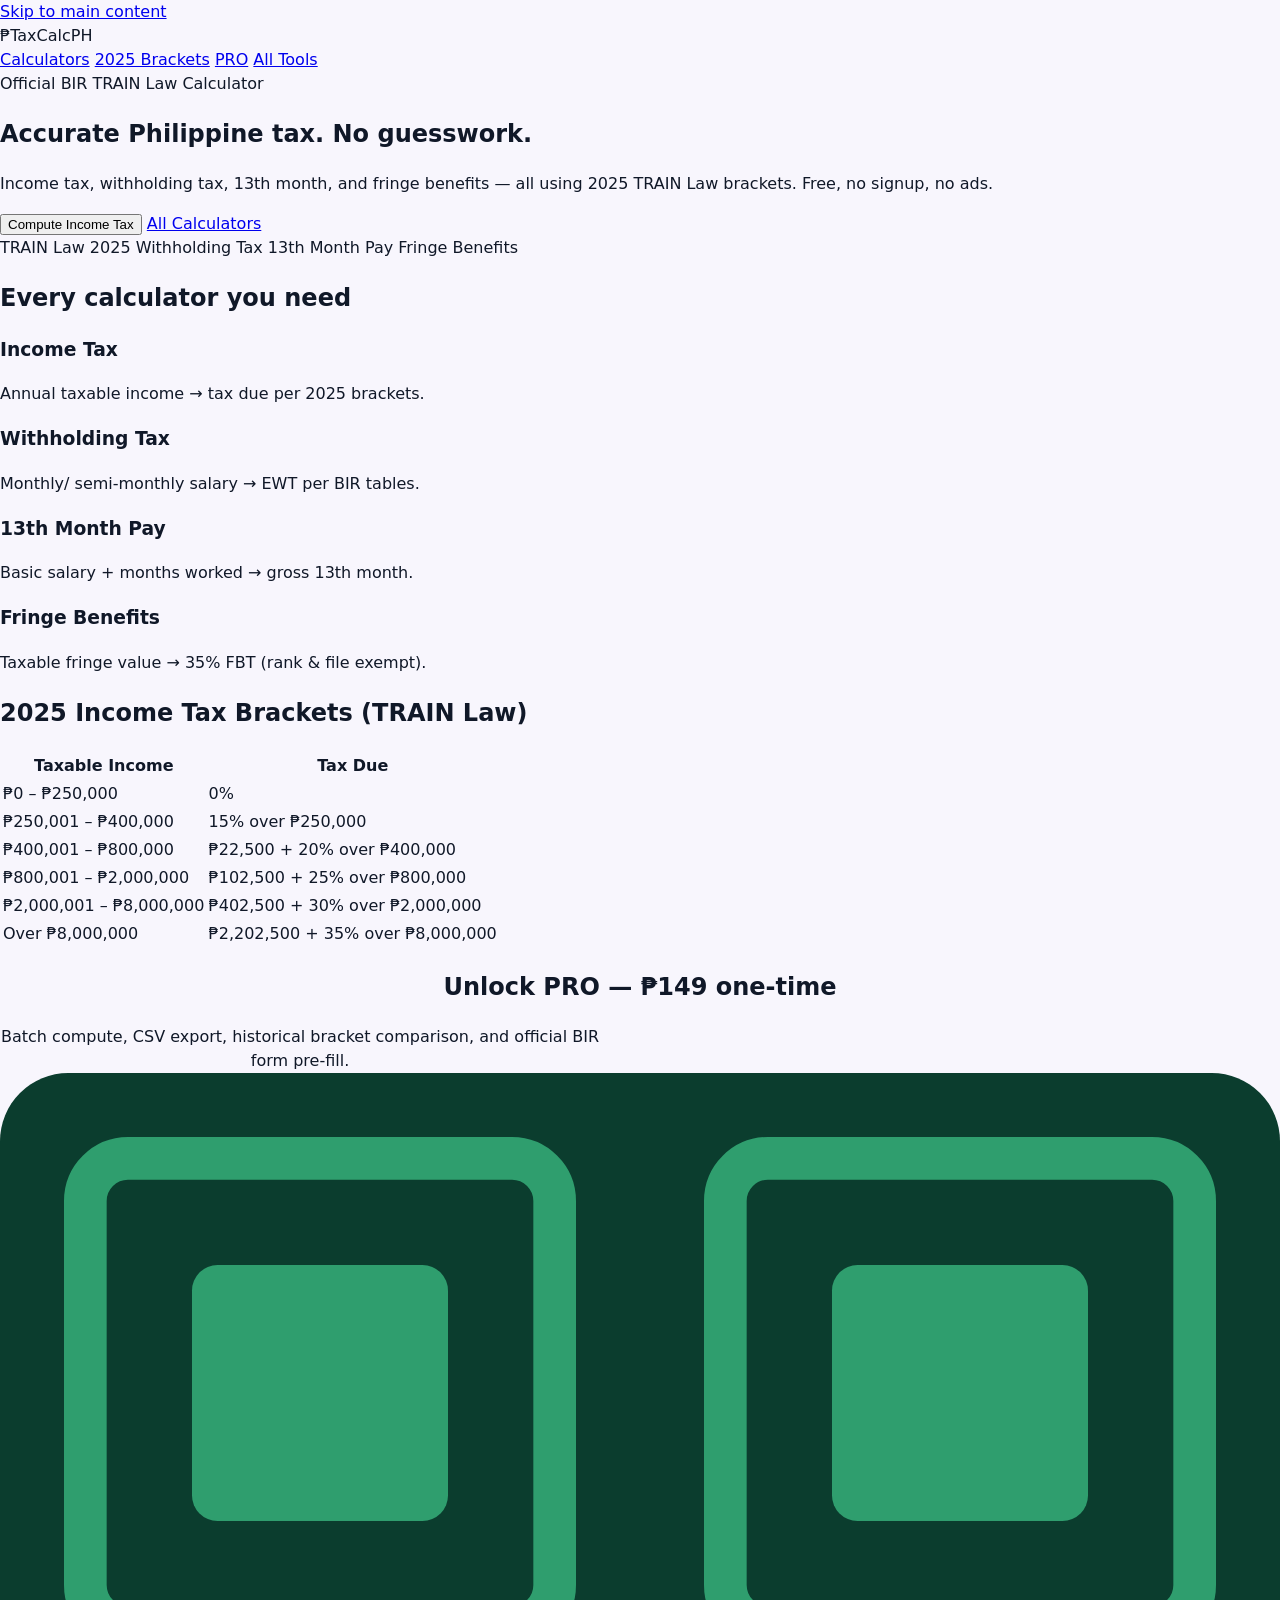
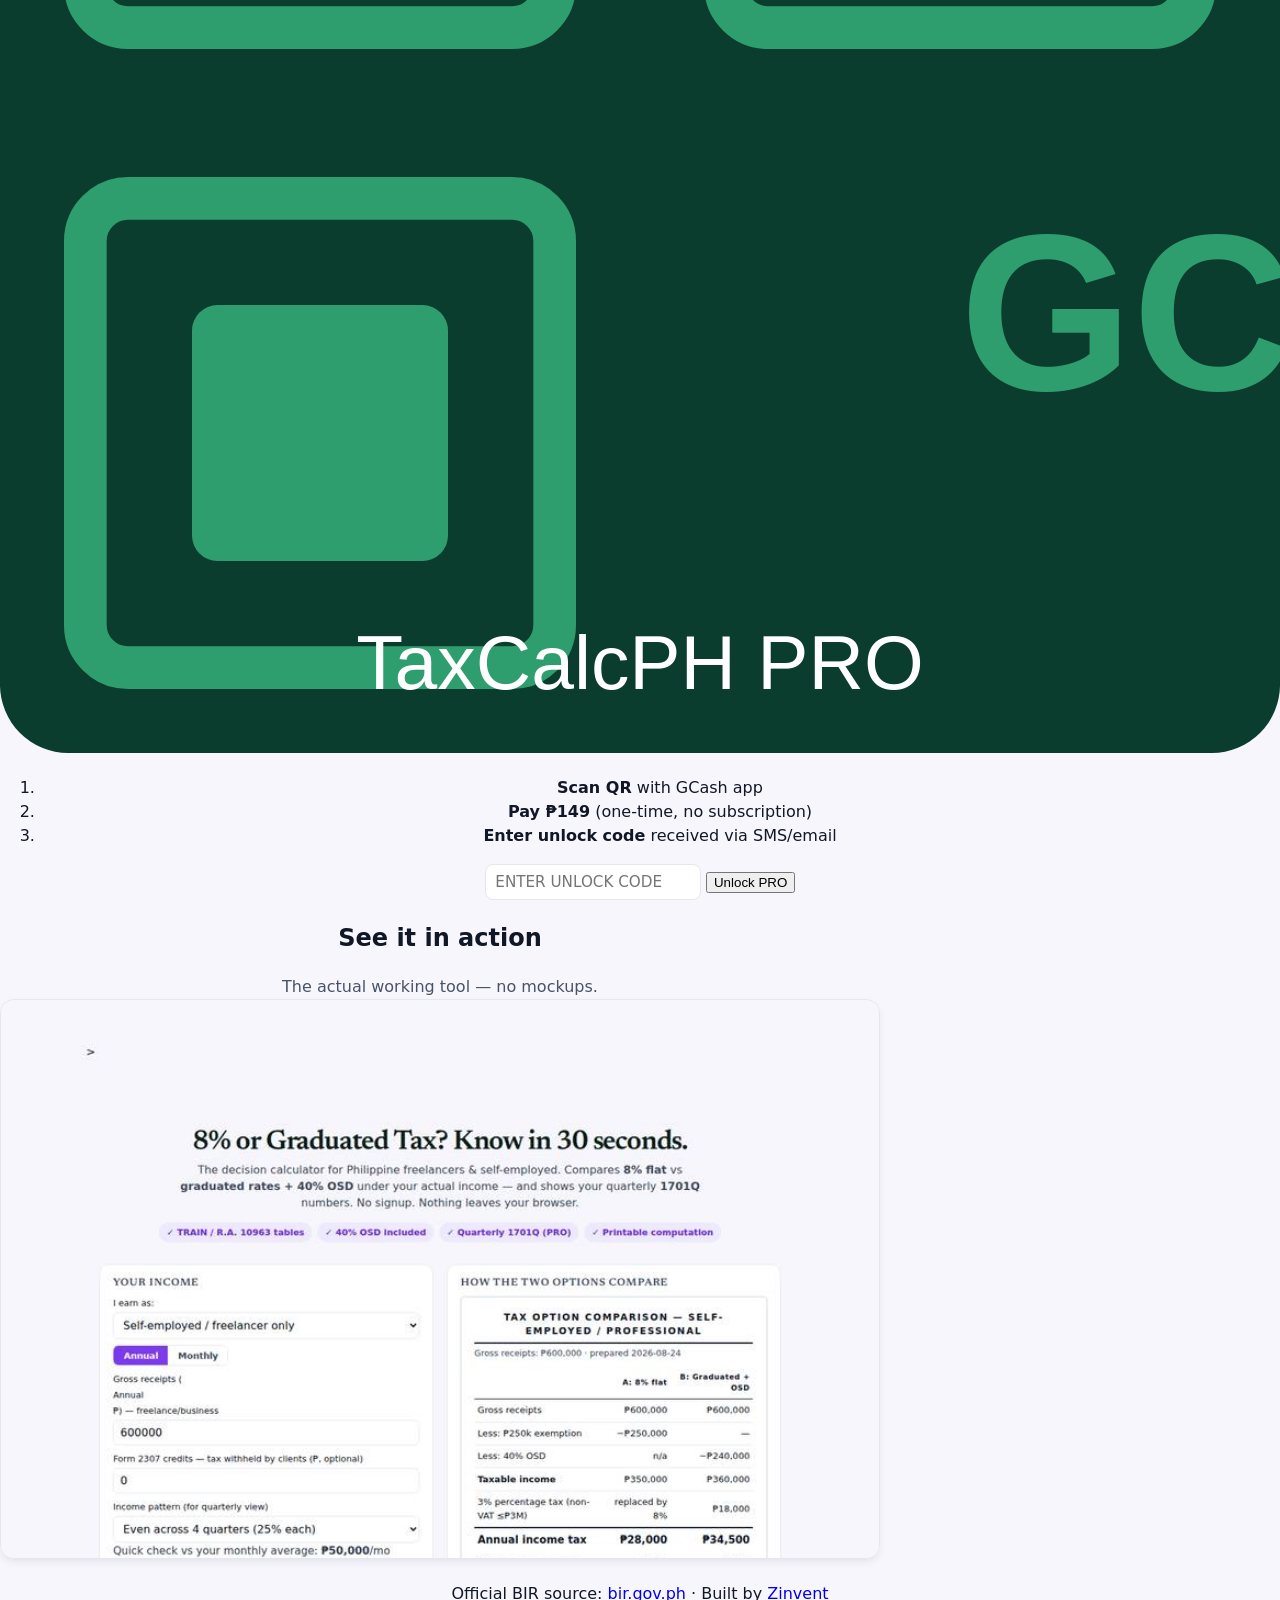
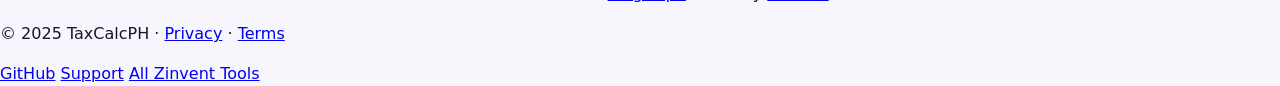
<file: index.html>
<!DOCTYPE html>
<html data-theme="taxcalcph" lang="en">
<head>
  <meta charset="UTF-8">
  <meta name="viewport" content="width=device-width, initial-scale=1.0">
  <title>TaxCalcPH — Philippine Tax Calculator (BIR TRAIN Law Compliant)</title>
  <meta name="description" content="Accurate Philippine income tax, withholding tax, and 13th month pay calculator. Updated for 2025 TRAIN Law brackets. Free, no signup.">
  <link rel="canonical" href="https://makavelimachiavelli.github.io/taxcalcph/">
  <link rel="icon" href="data:image/svg+xml,%3Csvg xmlns='http://www.w3.org/2000/svg' viewBox='0 0 64 64'%3E%3Crect width='64' height='64' rx='12' fill='%231d2a3a'/%3E%3Ctext x='32' y='44' font-size='32' text-anchor='middle' fill='%23e8b43c' font-family='Georgia' font-weight='bold'%3E₱%3C/text%3E%3C/svg%3E">
  <!-- Fonts -->
  <link rel="preconnect" href="https://fonts.googleapis.com">
  <link rel="preconnect" href="https://fonts.gstatic.com" crossorigin>
  <link href="https://fonts.googleapis.com/css2?family=Newsreader:wght@400;500;600;700&family=Inter:wght@400;500;600&display=swap" rel="stylesheet">
  <!-- Zinvent Design System -->
  <link rel="stylesheet" href="https://makavelimachiavelli.github.io/zinvent-design-system/tokens.css?v=7">
  <link rel="stylesheet" href="https://makavelimachiavelli.github.io/zinvent-design-system/components/base.css?v=7">
  <!-- Zinvent Analytics (privacy-first, no cookies) -->
  <script src="https://makavelimachiavelli.github.io/zinvent-design-system/components/analytics.js?v=7"></script>
  <!-- Zinvent Payments (GCash + LemonSqueezy, affiliate, email capture) -->
  <script src="https://makavelimachiavelli.github.io/zinvent-design-system/components/payments.js?v=7"></script>
  <!-- Product Styles -->
  <link rel="stylesheet" href="style.css">
  <script type="application/ld+json">
  {"@context":"https://schema.org","@type":"WebApplication","name":"TaxCalcPH","applicationCategory":"FinanceApplication","operatingSystem":"Web","offers":{"@type":"Offer","price":"0","priceCurrency":"PHP"},"description":"Philippine tax calculator updated for 2025 TRAIN Law."}
  </script>
  <meta property="og:type" content="website">
  <meta property="og:url" content="https://makavelimachiavelli.github.io/taxcalcph/">
  <meta property="og:title" content="TaxCalcPH — Know your PH income tax instantly">
  <meta property="og:description" content="Know your PH income tax instantly. Free, no signup.">
  <meta property="og:image" content="https://makavelimachiavelli.github.io/taxcalcph/og-image.png">
  <meta name="twitter:card" content="summary_large_image">
  <meta name="twitter:title" content="TaxCalcPH — Know your PH income tax instantly">
  <meta name="twitter:description" content="Know your PH income tax instantly. Free, no signup.">
  <meta name="twitter:image" content="https://makavelimachiavelli.github.io/taxcalcph/og-image.png">
  <link rel="canonical" href="https://makavelimachiavelli.github.io/taxcalcph/">
  <link rel="manifest" href="manifest.json">
  <meta name="theme-color" content="#0b3d2e">
</head>
<body>
  <a href="#main" class="skip-link">Skip to main content</a>
  <header class="z-header" role="banner">
    <div class="z-header-inner">
      <div class="z-brand"><span class="z-brand-mark">₱</span><span class="z-brand-name">TaxCalcPH</span></div>
      <nav class="z-nav" role="navigation" aria-label="Main navigation">
        <a href="#calculators">Calculators</a>
        <a href="#brackets">2025 Brackets</a>
        <a href="#pro">PRO</a>
        <a href="https://makavelimachiavelli.github.io/zinvent-hub/" class="z-btn z-btn-ghost z-btn-sm">All Tools</a>
      </nav>
    </div>
  </header>
  <main id="main" role="main">
    <section class="z-hero z-reveal">
      <span class="z-hero-eyebrow">Official BIR TRAIN Law Calculator</span>
      <h1>Accurate Philippine tax. No guesswork.</h1>
      <p>Income tax, withholding tax, 13th month, and fringe benefits — all using 2025 TRAIN Law brackets. Free, no signup, no ads.</p>
      <div class="z-hero-cta">
        <button class="z-btn z-btn-primary z-btn-lg" data-action="calc-income">Compute Income Tax</button>
        <a href="#calculators" class="z-btn z-btn-ghost z-btn-lg">All Calculators</a>
      </div>
      <div class="z-pills">
        <span class="z-pill">TRAIN Law 2025</span>
        <span class="z-pill">Withholding Tax</span>
        <span class="z-pill">13th Month Pay</span>
        <span class="z-pill">Fringe Benefits</span>
      </div>
    </section>

    <section id="calculators" class="z-section z-reveal">
      <div class="z-wrap">
        <h2>Every calculator you need</h2>
        <div class="z-card-grid z-grid-4">
          <article class="z-card">
            <h3>Income Tax</h3>
            <p>Annual taxable income → tax due per 2025 brackets.</p>
          </article>
          <article class="z-card">
            <h3>Withholding Tax</h3>
            <p>Monthly/ semi-monthly salary → EWT per BIR tables.</p>
          </article>
          <article class="z-card">
            <h3>13th Month Pay</h3>
            <p>Basic salary + months worked → gross 13th month.</p>
          </article>
          <article class="z-card">
            <h3>Fringe Benefits</h3>
            <p>Taxable fringe value → 35% FBT (rank & file exempt).</p>
          </article>
        </div>
      </div>
    </section>

    <section id="brackets" class="z-section z-reveal">
      <div class="z-wrap">
        <h2>2025 Income Tax Brackets (TRAIN Law)</h2>
        <div style="overflow-x:auto;">
          <table class="z-table" style="min-width:500px;">
            <thead><tr><th>Taxable Income</th><th>Tax Due</th></tr></thead>
            <tbody>
              <tr><td>₱0 – ₱250,000</td><td>0%</td></tr>
              <tr><td>₱250,001 – ₱400,000</td><td>15% over ₱250,000</td></tr>
              <tr><td>₱400,001 – ₱800,000</td><td>₱22,500 + 20% over ₱400,000</td></tr>
              <tr><td>₱800,001 – ₱2,000,000</td><td>₱102,500 + 25% over ₱800,000</td></tr>
              <tr><td>₱2,000,001 – ₱8,000,000</td><td>₱402,500 + 30% over ₱2,000,000</td></tr>
              <tr><td>Over ₱8,000,000</td><td>₱2,202,500 + 35% over ₱8,000,000</td></tr>
            </tbody>
          </table>
        </div>
      </div>
    </section>

    <section id="pro" class="z-section z-reveal">
      <div class="z-wrap" style="text-align:center;">
        <h2>Unlock PRO — ₱149 one-time</h2>
        <p style="max-width:600px;margin:0 auto var(--z-s5);color:var(--p-muted);">Batch compute, CSV export, historical bracket comparison, and official BIR form pre-fill.</p>
        <div class="z-qr" role="region" aria-label="GCash payment">
          <img src="qr-gcash.svg" alt="GCash QR for TaxCalcPH PRO" loading="lazy">
          <ol class="z-qr-steps">
            <li><b>Scan QR</b> with GCash app</li>
            <li><b>Pay ₱149</b> (one-time, no subscription)</li>
            <li><b>Enter unlock code</b> received via SMS/email</li>
          </ol>
        </div>
        <div class="z-code-row">
          <input type="text" class="z-input" id="proCode" placeholder="Enter unlock code" style="flex:1;text-transform:uppercase;">
          <button class="z-btn z-btn-accent" id="btnUnlock">Unlock PRO</button>
        </div>
        <p id="codeMsg" class="z-code-msg" aria-live="polite"></p>
      </div>
    </section>

    
  <section id="preview" class="z-section" style="padding-top:0;">
    <div class="z-wrap" style="max-width:880px;text-align:center;">
      <h2>See it in action</h2>
      <p style="color:var(--p-muted,#475467);margin-bottom:var(--z-s5);">The actual working tool — no mockups.</p>
      <img src="app-preview.jpg" alt="TAXCALCPH app interface — the real working tool"
           loading="lazy" decoding="async"
           style="width:100%;max-height:560px;object-fit:cover;object-position:top;border-radius:var(--z-r3,14px);border:1px solid var(--p-line,#e4e7ec);box-shadow:var(--z-shadow-md,0 4px 8px -2px rgba(16,24,40,.1));">
    </div>
  </section>

<section class="z-section-sm z-reveal">
      <div class="z-wrap" style="text-align:center;">
        <p style="color:var(--p-muted);">Official BIR source: <a href="https://www.bir.gov.ph" target="_blank" rel="noopener">bir.gov.ph</a> · Built by <a href="https://makavelimachiavelli.github.io/zinvent-hub/">Zinvent</a></p>
      </div>
    </section>
  
  <section id="z-app" class="z-section" hidden>
    <div class="z-wrap" id="z-app-root">

  >

<header class="site-header">
  <div class="brand">Tax<span>Calc</span>PH</div>
  <nav>
    <span id="proBadge" class="badge hidden">PRO</span>
    <a href="#faq">FAQ</a>
    <button id="proBtn" class="btn-link">Get PRO — ₱99</button>
  </nav>
</header>

<main class="wrap">
  <section class="hero">
    <h1>8% or Graduated Tax? Know in 30 seconds.</h1>
    <p class="sub">The decision calculator for Philippine freelancers &amp; self-employed. Compares <strong>8% flat</strong> vs <strong>graduated rates + 40% OSD</strong> under your actual income — and shows your quarterly <strong>1701Q</strong> numbers. No signup. Nothing leaves your browser.</p>
    <div class="hero-chips">
      <span>✓ TRAIN / R.A. 10963 tables</span>
      <span>✓ 40% OSD included</span>
      <span>✓ Quarterly 1701Q (PRO)</span>
      <span>✓ Printable computation</span>
    </div>
  </section>

  <div class="app-grid">
    <section class="panel">
      <h2>Your income</h2>
      <div class="fields">
        <label>I earn as:
          <select id="mixMode">
            <option value="pure">Self-employed / freelancer only</option>
            <option value="mixed">Employed + freelance (mixed income)</option>
          </select>
        </label>
        <div class="btn-group">
          <button type="button" id="periodAnnual" class="btn-tab active">Annual</button>
          <button type="button" id="periodMonthly" class="btn-tab">Monthly</button>
        </div>
        <label>Gross receipts (<span id="periodLabel">Annual</span> ₱) — freelance/business
          <input id="gross" type="number" min="0" step="any" value="600000">
        </label>
        <label>Form 2307 credits — tax withheld by clients (₱, optional)
          <input id="cwtCredits" type="number" min="0" step="any" value="0" placeholder="e.g. 12000">
        </label>
        <label id="compWrap" class="hidden">Annual compensation income (₱) — employed
          <input id="comp" type="number" min="0" step="any" value="420000">
        </label>
        <label id="contribWrap" class="hidden">Employee SSS/PhilHealth/Pag-IBIG paid (₱/yr)
          <input id="contribs" type="number" min="0" step="any" value="0">
        </label>
        <label>Income pattern (for quarterly view)
          <select id="season">
            <option value="even">Even across 4 quarters (25% each)</option>
            <option value="back">Back-loaded (10% / 20% / 30% / 40%)</option>
            <option value="front">Front-loaded (40% / 30% / 20% / 10%)</option>
          </select>
        </label>
      </div>
      <p class="hint">Quick check vs your monthly average: <strong id="monthlyEcho">—</strong>/mo</p>

      <h2>Compared options</h2>
      <div class="opt-cards">
        <div class="opt-card">
          <h3>Option A — 8% flat</h3>
          <p class="opt-desc">8% on gross over ₱250k. No deductions, no books-of-accounts-level paperwork, simpler. Requires gross ≤ ₱3M.</p>
          <div class="opt-tax" id="aTax">—</div>
          <div class="opt-er" id="aEr"></div>
        </div>
        <div class="opt-card">
          <h3>Option B — Graduated + OSD</h3>
          <p class="opt-desc">Deduct 40% of gross, pay graduated rates (0–35%) on the rest. Usually wins below ~₱1M gross; requires books.</p>
          <div class="opt-tax" id="bTax">—</div>
          <div class="opt-er" id="bEr"></div>
        </div>
      </div>
      <div class="verdict" id="verdict"></div>
      <div class="warn" id="warn"></div>

      <div class="actions">
        <button id="printBtn" class="btn primary">🖨️ Print computation</button>
        <button id="quarterBtn" class="btn hidden">📅 Quarterly 1701Q (PRO)</button>
      </div>

      <h2 style="margin-top:1.6rem">Bracket detail (Option B)</h2>
      <table class="bracket-table" id="bracketTable">
        <thead><tr><th>Taxable income</th><th class="r">Rate</th><th class="r">Tax on this income</th></tr></thead>
        <tbody></tbody>
      </table>
    </section>

    <section class="panel">
      <h2 class="preview-title">How the two options compare</h2>
      <div id="doc" class="comp-doc">
        <div class="cd-head">TAX OPTION COMPARISON — SELF-EMPLOYED / PROFESSIONAL</div>
        <div class="cd-sub" id="cd_gross">Gross receipts: —</div>
        <table class="cd-table">
          <thead><tr><th></th><th class="r">A: 8% flat</th><th class="r">B: Graduated + OSD</th></tr></thead>
          <tbody>
            <tr><td>Gross receipts</td><td class="r" id="d_grossA">—</td><td class="r" id="d_grossB">—</td></tr>
            <tr><td>Less: ₱250k exemption</td><td class="r" id="d_250A">—</td><td class="r">—</td></tr>
            <tr><td>Less: 40% OSD</td><td class="r">n/a</td><td class="r" id="d_osd">—</td></tr>
            <tr><td><strong>Taxable income</strong></td><td class="r" id="d_taxableA">—</td><td class="r" id="d_taxableB">—</td></tr>
            <tr><td>3% percentage tax (non-VAT ≤₱3M)</td><td class="r">replaced by 8%</td><td class="r" id="d_pt">—</td></tr>
            <tr class="totrow"><td><strong>Annual income tax</strong></td><td class="r" id="d_taxA">—</td><td class="r" id="d_taxB">—</td></tr>
            <tr id="cwtRow" style="display:none"><td>Less: 2307 credits withheld</td><td class="r" id="d_cwtA">—</td><td class="r" id="d_cwtB">—</td></tr>
            <tr id="payRow" style="display:none" class="totrow"><td><strong>PAYABLE after credits</strong></td><td class="r" id="d_payA">—</td><td class="r" id="d_payB">—</td></tr>
            <tr class="comp-rows hidden"><td>Compensation income (salary)</td><td class="r" id="d_comp">—</td><td class="r" id="d_comp2">—</td></tr>
            <tr class="comp-rows hidden"><td>Less: ₱90k exemption + contributions</td><td class="r" id="d_compded">—</td><td class="r" id="d_compded2">—</td></tr>
            <tr class="comp-rows hidden"><td>Compensation income tax</td><td class="r" id="d_compTax">—</td><td class="r" id="d_compTax2">—</td></tr>
            <tr class="comp-rows hidden totrow"><td><strong>GRAND TOTAL (freelance + salary)</strong></td><td class="r" id="d_grandA">—</td><td class="r" id="d_grandB">—</td></tr>
            <tr><td>Effective rate on gross</td><td class="r" id="d_erA">—</td><td class="r" id="d_erB">—</td></tr>
          </tbody>
        </table>
        <div class="cd-verdict" id="cd_verdict"></div>
        <div class="cd-foot">Computed per R.A. 10963 (TRAIN) individual rate tables. Verify with your accountant / RDO before filing.</div>
      </div>
    </section>
  </div>

  <!-- QUARTER MODAL (PRO) -->
  <div id="qModal" class="modal hidden">
    <div class="modal-card wide">
      <button class="modal-x" id="qClose">✕</button>
      <h2>📅 Quarterly 1701Q — <span id="qBest"></span></h2>
      <p class="hint" id="qHint">Cumulative method (how BIR Form 1701Q actually computes): tax due grows with cumulative income; each quarter pays the increment.</p>
      <table class="book-table">
        <thead><tr><th>Quarter</th><th class="r">Cum. income</th><th class="r">Cum. tax due</th><th class="r">Pay this quarter</th></tr></thead>
        <tbody id="qBody"></tbody>
      </table>
      <div class="actions"><button id="qExport" class="btn primary">⬇️ Export CSV</button></div>
    </div>
  </div>

  <section class="marketing">
    <h2>Why it matters</h2>
    <div class="cards">
      <div class="card"><h3>🧮 Real math, not vibes</h3><p>Both options computed side-by-side with the actual TRAIN brackets, ₱250k exemption and 40% OSD — the exact comparison your accountant does, in 30 seconds.</p></div>
      <div class="card"><h3>📅 Quarterly-ready</h3><p>PRO converts the winner into per-quarter 1701Q payments (cumulative method), so April 15 / Aug 15 / Nov 15 / Jan 15 stops being a scramble.</p></div>
      <div class="card"><h3>🇵🇭 Made for PH freelancers</h3><p>Pairs with <a href="https://makavelimachiavelli.github.io/invoiceph/">InvoicePH</a> — compliant invoices + a sales book feed straight into this computation.</p></div>
    </div>

    <h2 id="faq">FAQ</h2>
    <div class="faq-item"><h3>Where's the crossover between 8% and graduated?</h3><p>With OSD it's roughly ₱700k–₱1M gross, moving with your actual mix. Below it, graduated+OSD usually computes less; above it, 8%'s flat 8% usually wins. Run your number — that's what this page is for.</p></div>
    <div class="faq-item"><h3>Does 8% have the ₱250k exemption too?</h3><p>Yes — 8% applies to gross receipts <em>in excess of</em> ₱250,000.</p></div>
    <div class="faq-item"><h3>What about VAT?</h3><p>Separate decision: gross receipts above ₱3M generally require VAT registration (12%) regardless of income-tax option. This tool shows a warning when you cross ₱3M.</p></div>
    <div class="faq-item"><h3>Is this official BIR software?</h3><p>No — it's an independent calculator using the published R.A. 10963 rate tables. Always verify your final filing with your accountant or RDO.</p></div>

    <div class="cta-box">
      <h2>TaxCalcPH PRO — ₱99 one-time</h2>
      <ul>
        <li>📅 <strong>Quarterly 1701Q schedule</strong> — per-quarter income patterns (even / back-loaded / front-loaded), cumulative tax + payable per quarter</li>
        <li>🖨️ <strong>Printable computation sheet</strong> — show your accountant exactly what you computed</li>
        <li>⬇️ <strong>CSV export</strong> — drop the numbers into your records</li>
      </ul>
      <p class="once">One-time ₱99 via GCash. Cheaper than one wrong quarter.</p>
      <button id="proBtn2" class="btn primary big">Unlock PRO — ₱99</button>
    </div>
  </section>
</main>

<footer class="site-footer">
  <p>TaxCalcPH — independent 8% vs graduated calculator for Philippine freelancers (TRAIN / R.A. 10963). Not affiliated with the BIR; verify filings with your RDO/accountant. · <a href="8-percent-vs-graduated.html">📖 Full guide</a></p>
</footer>

<!-- PAY MODAL -->
<div id="payModal" class="modal hidden">
  <div class="modal-card">
    <button class="modal-x" id="payClose">✕</button>
    <h2>Unlock TaxCalcPH PRO</h2>
    <p class="price">₱99 <span>one-time · lifetime · no subscription</span></p>
    <div class="qr-box">
      <img src="assets/gcash-qr.svg" alt="GCash QR (replace with merchant QR)" width="180" height="180">
      <ol class="pay-steps">
        <li>Scan the GCash QR and send <strong>₱99</strong>.</li>
        <li>Enter the unlock code sent to you below.</li>
      </ol>
    </div>
    <div class="code-row">
      <input id="codeInput" type="text" aria-label="PRO unlock code" placeholder="Enter unlock code">
      <button id="codeBtn" class="btn primary">Unlock</button>
    </div>
    <p class="code-msg" id="codeMsg"></p>
  </div>
</div>



    </div>
  </section>
</main>
  <footer class="z-footer" role="contentinfo">
    <div class="z-wrap">
      <p>&copy; 2025 TaxCalcPH · <a href="https://makavelimachiavelli.github.io/zinvent-hub/privacy.html">Privacy</a> · <a href="https://makavelimachiavelli.github.io/zinvent-hub/terms.html">Terms</a></p>
      <div class="z-footer-links">
        <a href="https://github.com/MakaveliMachiavelli/taxcalcph">GitHub</a>
        <a href="mailto:support@zinvent.ph">Support</a>
        <a href="https://makavelimachiavelli.github.io/zinvent-hub/">All Zinvent Tools</a>
      </div>
    </div>
  </footer>
  <script src="app.js"></script>

<script>
(function(){
  document.addEventListener('click', function(e){
    var btn = e.target.closest('[data-action]');
    if(!btn) return;
    var act = btn.getAttribute('data-action');
    if(act && act.indexOf('new-')===0 || act==='start'){
      var app = document.getElementById('z-app');
      if(app){ app.hidden = false; app.scrollIntoView({behavior:'smooth'}); }
    }
  });
})();
</script>
</body>
</html>
</file>
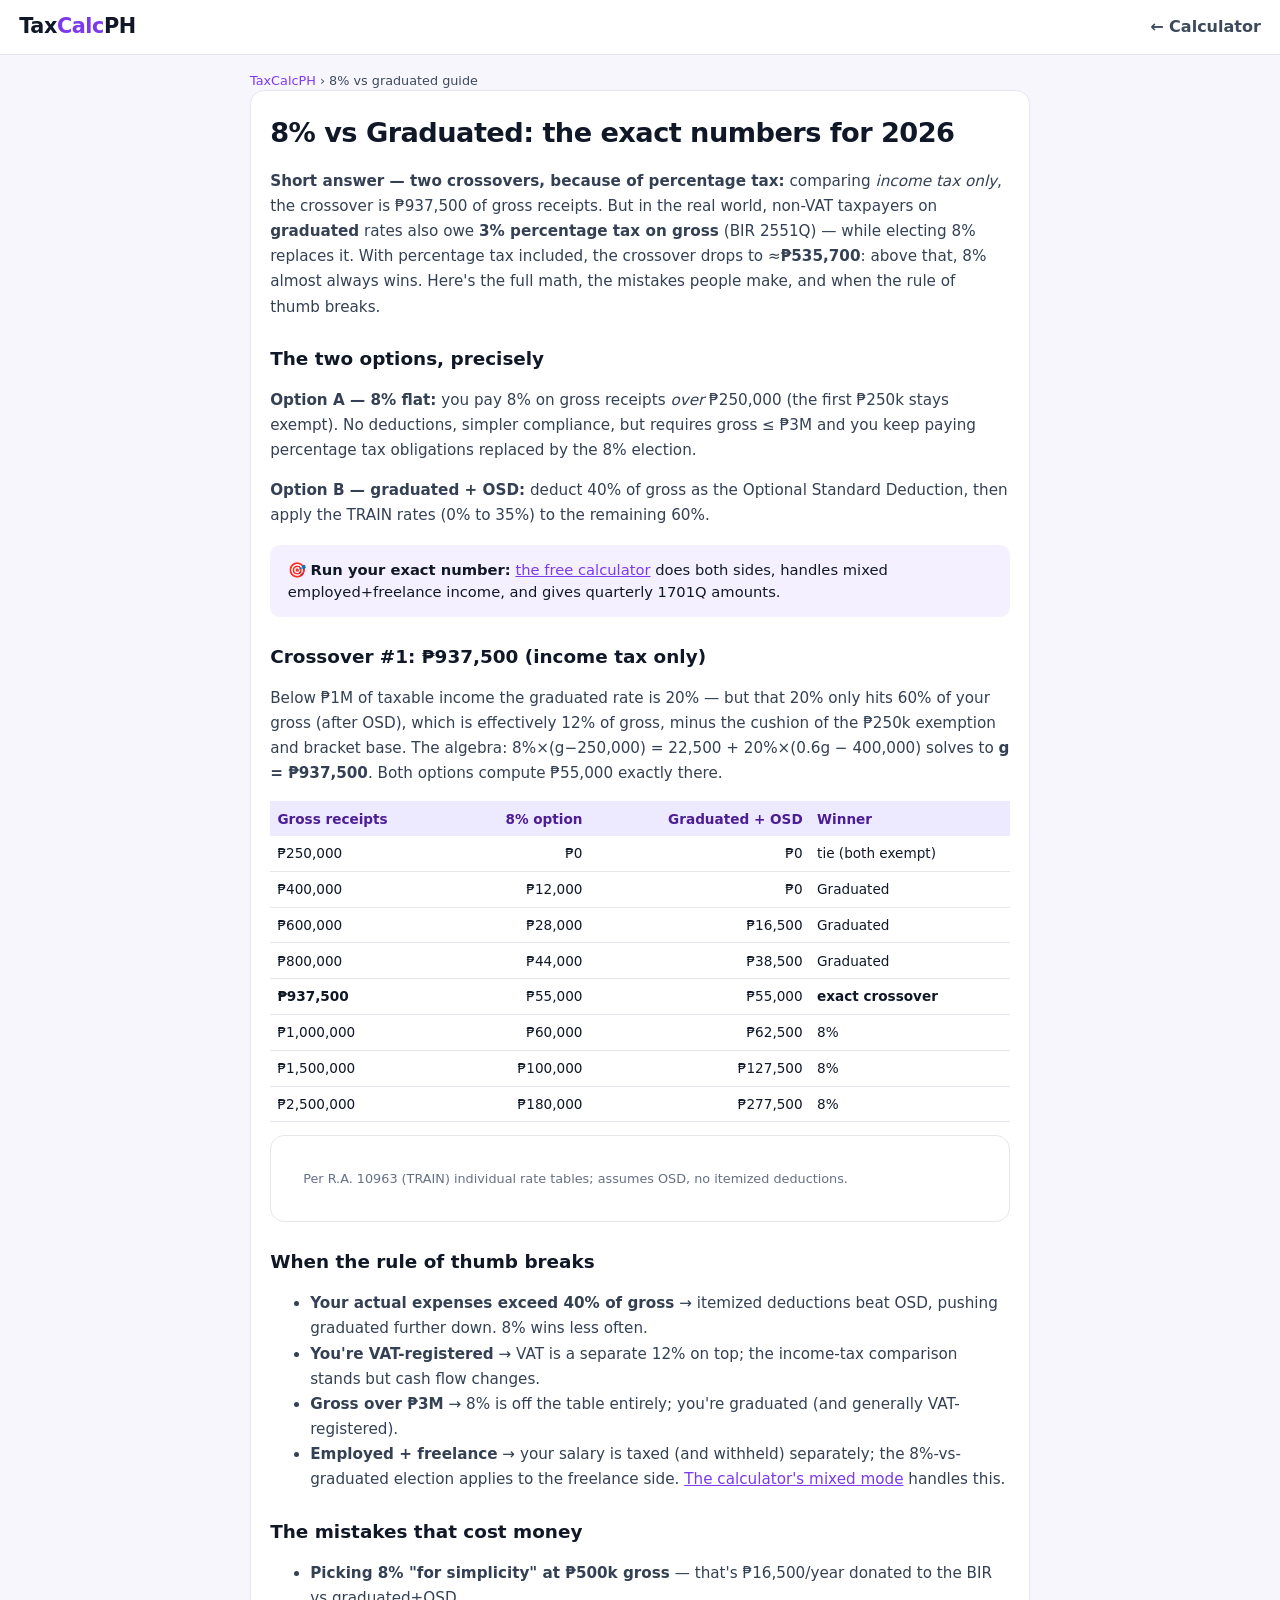
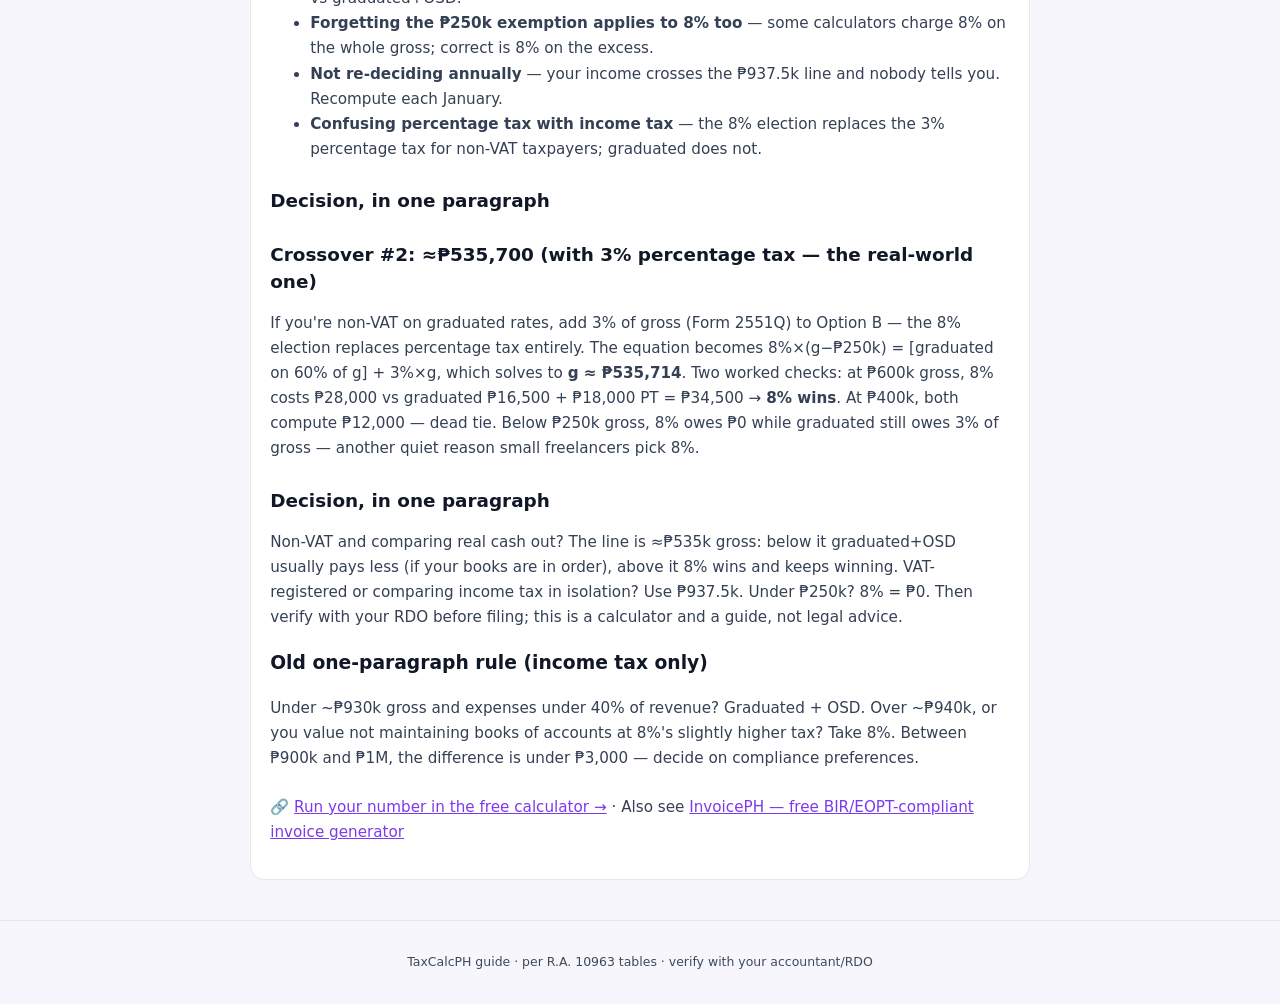
<file: 8-percent-vs-graduated.html>
<!DOCTYPE html>
<html lang="en">
<head>
<meta charset="UTF-8">
<meta name="viewport" content="width=device-width, initial-scale=1.0">
<title>8% vs Graduated Tax: The 2026 Decision Guide (With Exact Crossover) — TaxCalcPH</title>
<meta name="description" content="Exact crossover: below ₱937,500 gross receipts, graduated+OSD computes less tax; above it, 8% wins. Full comparison table, TRAIN brackets, common mistakes — and a free calculator.">
<link rel="canonical" href="https://makavelimachiavelli.github.io/taxcalcph/8-percent-vs-graduated.html">
<link rel="icon" href="data:image/svg+xml,%3Csvg xmlns='http://www.w3.org/2000/svg' viewBox='0 0 64 64'%3E%3Crect width='64' height='64' rx='12' fill='%237c3aed'/%3E%3Ctext x='32' y='44' font-size='34' text-anchor='middle' fill='white' font-family='Arial' font-weight='bold'%3E8%25%3C/text%3E%3C/svg%3E">
<link rel="stylesheet" href="style.css">
<style>
.article{max-width:780px;margin:0 auto;background:#fff;border:1px solid var(--line);border-radius:14px;padding:2rem}
.article h1{font-size:1.7rem;letter-spacing:-.02em;margin:.2rem 0 .6rem}
.article h2{font-size:1.15rem;margin:1.6rem 0 .5rem}
.article p,.article li{color:#344054;font-size:.95rem;line-height:1.65}
.article table{width:100%;border-collapse:collapse;font-size:.85rem;margin:.8rem 0}
.article th{background:#ede9fe;color:#4c1d95;text-align:left;padding:.45rem}
.article td{border-bottom:1px solid var(--line);padding:.45rem}
.article .num{text-align:right;font-variant-numeric:tabular-nums}
.callout{background:#f4f0ff;border-radius:10px;padding:.9rem 1.1rem;margin:1rem 0;font-size:.92rem}
.article a{color:var(--purple)}
.crumb{max-width:780px;margin:1rem auto 0;font-size:.8rem;color:var(--muted)}
.crumb a{color:var(--purple);text-decoration:none}
@media(max-width:700px){.article{padding:1.2rem}}
</style>
</head>
<body>
<header class="site-header">
  <div class="brand">Tax<span>Calc</span>PH</div>
  <nav><a href="./index.html">← Calculator</a></nav>
</header>
<div class="crumb"><a href="./index.html">TaxCalcPH</a> › 8% vs graduated guide</div>
<main class="article wrap" style="padding:1.2rem">
<h1>8% vs Graduated: the exact numbers for 2026</h1>
<p><strong>Short answer — two crossovers, because of percentage tax:</strong> comparing <em>income tax only</em>, the crossover is ₱937,500 of gross receipts. But in the real world, non-VAT taxpayers on <strong>graduated</strong> rates also owe <strong>3% percentage tax on gross</strong> (BIR 2551Q) — while electing 8% replaces it. With percentage tax included, the crossover drops to ≈<strong>₱535,700</strong>: above that, 8% almost always wins. Here's the full math, the mistakes people make, and when the rule of thumb breaks.</p>

<h2>The two options, precisely</h2>
<p><strong>Option A — 8% flat:</strong> you pay 8% on gross receipts <em>over</em> ₱250,000 (the first ₱250k stays exempt). No deductions, simpler compliance, but requires gross ≤ ₱3M and you keep paying percentage tax obligations replaced by the 8% election.</p>
<p><strong>Option B — graduated + OSD:</strong> deduct 40% of gross as the Optional Standard Deduction, then apply the TRAIN rates (0% to 35%) to the remaining 60%.</p>
<div class="callout">🎯 <strong>Run your exact number:</strong> <a href="./index.html">the free calculator</a> does both sides, handles mixed employed+freelance income, and gives quarterly 1701Q amounts.</div>

<h2>Crossover #1: ₱937,500 (income tax only)</h2>
<p>Below ₱1M of taxable income the graduated rate is 20% — but that 20% only hits 60% of your gross (after OSD), which is effectively 12% of gross, minus the cushion of the ₱250k exemption and bracket base. The algebra: 8%×(g−250,000) = 22,500 + 20%×(0.6g − 400,000) solves to <strong>g = ₱937,500</strong>. Both options compute ₱55,000 exactly there.</p>

<table>
<tr><th>Gross receipts</th><th class="num">8% option</th><th class="num">Graduated + OSD</th><th>Winner</th></tr>
<tr><td>₱250,000</td><td class="num">₱0</td><td class="num">₱0</td><td>tie (both exempt)</td></tr>
<tr><td>₱400,000</td><td class="num">₱12,000</td><td class="num">₱0</td><td>Graduated</td></tr>
<tr><td>₱600,000</td><td class="num">₱28,000</td><td class="num">₱16,500</td><td>Graduated</td></tr>
<tr><td>₱800,000</td><td class="num">₱44,000</td><td class="num">₱38,500</td><td>Graduated</td></tr>
<tr><td><strong>₱937,500</strong></td><td class="num">₱55,000</td><td class="num">₱55,000</td><td><strong>exact crossover</strong></td></tr>
<tr><td>₱1,000,000</td><td class="num">₱60,000</td><td class="num">₱62,500</td><td>8%</td></tr>
<tr><td>₱1,500,000</td><td class="num">₱100,000</td><td class="num">₱127,500</td><td>8%</td></tr>
<tr><td>₱2,500,000</td><td class="num">₱180,000</td><td class="num">₱277,500</td><td>8%</td></tr>
</table>
<p class="article" style="font-size:.8rem;color:#667085">Per R.A. 10963 (TRAIN) individual rate tables; assumes OSD, no itemized deductions.</p>

<h2>When the rule of thumb breaks</h2>
<ul>
<li><strong>Your actual expenses exceed 40% of gross</strong> → itemized deductions beat OSD, pushing graduated further down. 8% wins less often.</li>
<li><strong>You're VAT-registered</strong> → VAT is a separate 12% on top; the income-tax comparison stands but cash flow changes.</li>
<li><strong>Gross over ₱3M</strong> → 8% is off the table entirely; you're graduated (and generally VAT-registered).</li>
<li><strong>Employed + freelance</strong> → your salary is taxed (and withheld) separately; the 8%-vs-graduated election applies to the freelance side. <a href="./index.html">The calculator's mixed mode</a> handles this.</li>
</ul>

<h2>The mistakes that cost money</h2>
<ul>
<li><strong>Picking 8% "for simplicity" at ₱500k gross</strong> — that's ₱16,500/year donated to the BIR vs graduated+OSD.</li>
<li><strong>Forgetting the ₱250k exemption applies to 8% too</strong> — some calculators charge 8% on the whole gross; correct is 8% on the excess.</li>
<li><strong>Not re-deciding annually</strong> — your income crosses the ₱937.5k line and nobody tells you. Recompute each January.</li>
<li><strong>Confusing percentage tax with income tax</strong> — the 8% election replaces the 3% percentage tax for non-VAT taxpayers; graduated does not.</li>
</ul>

<h2>Decision, in one paragraph</h2>
<h2>Crossover #2: ≈₱535,700 (with 3% percentage tax — the real-world one)</h2>
<p>If you're non-VAT on graduated rates, add 3% of gross (Form 2551Q) to Option B — the 8% election replaces percentage tax entirely. The equation becomes 8%×(g−₱250k) = [graduated on 60% of g] + 3%×g, which solves to <strong>g ≈ ₱535,714</strong>. Two worked checks: at ₱600k gross, 8% costs ₱28,000 vs graduated ₱16,500 + ₱18,000 PT = ₱34,500 → <strong>8% wins</strong>. At ₱400k, both compute ₱12,000 — dead tie. Below ₱250k gross, 8% owes ₱0 while graduated still owes 3% of gross — another quiet reason small freelancers pick 8%.</p>

<h2>Decision, in one paragraph</h2>
<p>Non-VAT and comparing real cash out? The line is ≈₱535k gross: below it graduated+OSD usually pays less (if your books are in order), above it 8% wins and keeps winning. VAT-registered or comparing income tax in isolation? Use ₱937.5k. Under ₱250k? 8% = ₱0. Then verify with your RDO before filing; this is a calculator and a guide, not legal advice.</p>

<h3>Old one-paragraph rule (income tax only)</h3>
<p>Under ~₱930k gross and expenses under 40% of revenue? Graduated + OSD. Over ~₱940k, or you value not maintaining books of accounts at 8%'s slightly higher tax? Take 8%. Between ₱900k and ₱1M, the difference is under ₱3,000 — decide on compliance preferences.</p>

<p style="margin-top:1.5rem">🔗 <a href="./index.html">Run your number in the free calculator →</a> · Also see <a href="https://makavelimachiavelli.github.io/invoiceph/">InvoicePH — free BIR/EOPT-compliant invoice generator</a></p>
</main>
<footer class="site-footer"><p>TaxCalcPH guide · per R.A. 10963 tables · verify with your accountant/RDO</p></footer>
</body>
</html>
</file>
<file: style.css>
/* TaxCalcPH — styles */
:root{
  --purple:#7c3aed; --ink:#101828; --muted:#3d4a5c; --line:#e4e7ec;
  --bg:#f8f6fd; --card:#fff; --green:#0e9f6e; --red:#dc2626; --amber:#b45309;
}
*{box-sizing:border-box}
body{margin:0;font-family:'Segoe UI',system-ui,-apple-system,Arial,sans-serif;background:var(--bg);color:var(--ink);line-height:1.5}
.hidden{display:none!important}

.site-header{position:sticky;top:0;z-index:50;background:#fff;border-bottom:1px solid var(--line);display:flex;justify-content:space-between;align-items:center;padding:.7rem 1.2rem}
.brand{font-weight:800;font-size:1.3rem;letter-spacing:-.02em}
.brand span{color:var(--purple)}
.site-header nav{display:flex;gap:1rem;align-items:center}
.site-header a{color:var(--muted);text-decoration:none;font-weight:600}
.btn-link{border:none;background:var(--purple);color:#fff;font-weight:700;padding:.45rem .9rem;border-radius:8px;cursor:pointer}
.badge{font-size:.7rem;font-weight:800;padding:.2rem .5rem;border-radius:99px;background:var(--green);color:#fff}

.wrap{max-width:1200px;margin:0 auto;padding:1.5rem 1.2rem}
.hero{text-align:center;padding:1.2rem 0 .8rem}
.hero h1{font-size:clamp(1.6rem,4vw,2.5rem);margin:0 0 .4rem;letter-spacing:-.03em}
.hero .sub{color:var(--muted);max-width:780px;margin:0 auto}
.hero-chips{display:flex;flex-wrap:wrap;gap:.5rem;justify-content:center;margin-top:1rem}
.hero-chips span{background:#ede9fe;color:#6d28d9;font-size:.8rem;font-weight:700;padding:.3rem .7rem;border-radius:99px}

.app-grid{display:grid;grid-template-columns:1fr 1fr;gap:1.2rem;margin-top:1.2rem}
@media(max-width:960px){.app-grid{grid-template-columns:1fr}}
.panel{background:var(--card);border:1px solid var(--line);border-radius:14px;padding:1.2rem}
.panel h2{font-size:.95rem;text-transform:uppercase;letter-spacing:.06em;color:var(--muted);margin:1rem 0 .6rem}
.panel h2:first-child{margin-top:0}
.preview-title{margin-top:0}

.fields{display:grid;gap:.6rem}
label{display:flex;flex-direction:column;gap:.25rem;font-size:.8rem;font-weight:600;color:var(--muted)}
input,select{border:1px solid var(--line);border-radius:8px;padding:.5rem .6rem;font-size:.95rem;font-family:inherit;background:#fff;color:var(--ink)}
input:focus,select:focus{outline:2px solid #ddd3ff;border-color:var(--purple)}
.hint{color:var(--muted);font-size:.8rem}

.opt-cards{display:grid;grid-template-columns:1fr 1fr;gap:.8rem}
@media(max-width:700px){.opt-cards{grid-template-columns:1fr}}
.opt-card{border:1px solid var(--line);border-radius:12px;padding:.9rem;background:#fbfaff}
.opt-card h3{margin:0 0 .3rem;font-size:.98rem}
.opt-card.win{border-color:var(--green);box-shadow:0 0 0 2px #d1f0e2}
.opt-desc{color:var(--muted);font-size:.78rem;margin:.2rem 0 .6rem}
.opt-tax{font-size:1.5rem;font-weight:900}
.opt-er{font-size:.78rem;color:var(--muted)}

.verdict{margin-top:.9rem;border-radius:10px;padding:.8rem 1rem;font-weight:700;background:#e9f9f1;color:#067a53;border:1px solid #b8e8d2}
.warn{margin-top:.6rem;border-radius:10px;padding:.7rem 1rem;font-size:.85rem;background:#fef7e6;color:var(--amber);border:1px solid #f5e0af}
.actions{display:flex;flex-wrap:wrap;gap:.6rem;margin-top:1.1rem}
.btn{border:1px solid var(--line);background:#fff;border-radius:10px;padding:.6rem 1rem;font-weight:700;cursor:pointer;font-size:.95rem}
.btn:hover{background:#f7f5fc}
.btn.primary{background:var(--purple);border-color:var(--purple);color:#fff}
.btn.primary:hover{background:#6b28d9}
.btn.big{width:100%;font-size:1.05rem;padding:.8rem}

.bracket-table{width:100%;border-collapse:collapse;font-size:.82rem}
.bracket-table th{border-bottom:1.5px solid var(--ink);text-align:left;padding:.3rem;font-size:.7rem;letter-spacing:.05em}
.bracket-table td{border-bottom:1px solid var(--line);padding:.35rem .3rem}
.bracket-table .r{text-align:right}
.bracket-table tr.hit td{background:#f1ebfd;font-weight:700}

/* comparison doc */
.comp-doc{background:#fff;border:1px solid #cbd5e1;border-radius:6px;padding:1.2rem;font-size:.85rem;box-shadow:0 1px 4px rgba(16,24,40,.06)}
.cd-head{font-weight:900;letter-spacing:.14em;text-align:center;border-bottom:2px solid var(--ink);padding-bottom:.4rem;margin-bottom:.3rem}
.cd-sub{font-size:.78rem;color:var(--muted);margin-bottom:.7rem}
.cd-table{width:100%;border-collapse:collapse;font-size:.82rem}
.cd-table td,.cd-table th{border-bottom:1px solid var(--line);padding:.4rem .3rem}
.cd-table th{font-size:.68rem;letter-spacing:.05em;border-bottom:1.5px solid var(--ink)}
.cd-table .r{text-align:right}
.totrow td{border-top:2px solid var(--ink);border-bottom:none;font-weight:900;font-size:.95rem}
.cd-verdict{margin-top:.8rem;font-weight:700;font-size:.9rem;background:#e9f9f1;border-radius:8px;padding:.6rem .8rem;color:#067a53}
.cd-foot{margin-top:.8rem;font-size:.66rem;color:var(--muted);text-align:center;border-top:1px solid var(--line);padding-top:.5rem}

.marketing{margin-top:2.5rem}
.cards{display:grid;grid-template-columns:repeat(auto-fit,minmax(240px,1fr));gap:1rem}
.card{background:#fff;border:1px solid var(--line);border-radius:14px;padding:1.1rem}
.card h3{margin:.1rem 0 .4rem;font-size:1.02rem}
.card p{color:var(--muted);font-size:.9rem;margin:0}
.card a{color:var(--purple)}
.faq-item{background:#fff;border:1px solid var(--line);border-radius:12px;padding:1rem 1.2rem;margin-bottom:.7rem}
.faq-item h3{margin:0 0 .35rem;font-size:1rem}
.faq-item p{margin:0;color:var(--muted);font-size:.92rem}
.cta-box{background:linear-gradient(135deg,#7c3aed,#5b21b6);color:#fff;border-radius:16px;padding:1.6rem;margin-top:2rem}
.cta-box h2{margin:0 0 .6rem}
.cta-box ul{margin:0 0 .6rem;padding-left:1.2rem}
.once{color:#e3d7ff;font-size:.85rem;margin:.4rem 0 .9rem}

.modal{position:fixed;inset:0;background:rgba(16,24,40,.55);display:flex;align-items:center;justify-content:center;z-index:100;padding:1rem}
.modal-card{background:#fff;border-radius:16px;padding:1.5rem;max-width:440px;width:100%;position:relative;max-height:90vh;overflow:auto}
.modal-card.wide{max-width:640px}
.modal-x{position:absolute;top:.7rem;right:.7rem;border:none;background:#f2f4f7;border-radius:8px;width:30px;height:30px;cursor:pointer;font-weight:700}
.price{font-size:1.6rem;font-weight:900;margin:.2rem 0 .8rem}
.price span{font-size:.8rem;font-weight:600;color:var(--muted)}
.qr-box{display:flex;gap:1rem;align-items:flex-start}
.qr-box img{border:1px solid var(--line);border-radius:8px;background:#fff}
.pay-steps{margin:0;padding-left:1.1rem;font-size:.85rem;color:var(--muted)}
.code-row{display:flex;gap:.5rem;margin-top:1rem}
.code-row input{flex:1}
.code-msg{font-size:.85rem;min-height:1.2rem;margin:.5rem 0 0;font-weight:700}
.code-msg.ok{color:var(--green)}
.code-msg.bad{color:var(--red)}
.book-table{width:100%;border-collapse:collapse;font-size:.82rem;margin:.6rem 0}
.book-table th{border-bottom:2px solid var(--ink);text-align:left;padding:.3rem}
.book-table td{border-bottom:1px solid var(--line);padding:.35rem .3rem}
.book-table .r{text-align:right}

.site-footer{border-top:1px solid var(--line);margin-top:2.5rem;padding:1.2rem;text-align:center;color:var(--muted);font-size:.78rem}

@media print{
  body *{visibility:hidden}
  #doc,#doc *{visibility:visible}
  #doc{position:absolute;left:0;top:0;width:100%;border:none;box-shadow:none;padding:0}
  @page{margin:14mm}
}

.btn-group{display:inline-flex;gap:0;border:1px solid var(--line);border-radius:8px;overflow:hidden;width:max-content}
.btn-tab{border:none;background:#fff;padding:.4rem .9rem;font-weight:700;cursor:pointer;font-size:.8rem;color:var(--muted)}
.btn-tab.active{background:var(--purple);color:#fff}
</file>
